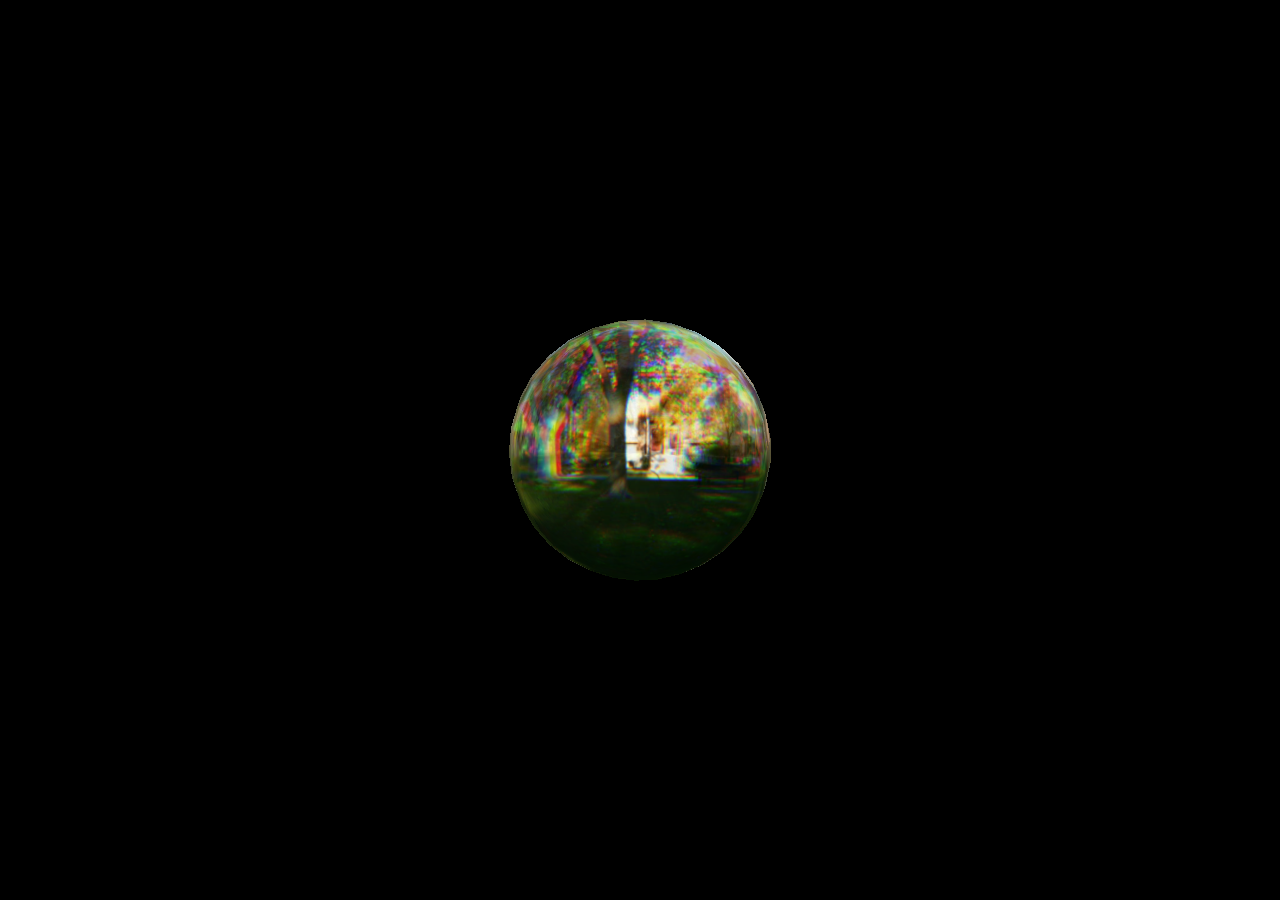
<file: bubble.html>
<html>
	<head>
		<title>My first Three.js app</title>
		<style>
			body { margin: 0; }
			canvas { width: 100%; height: 100% }
		</style>
		<script type="x-shader/x-vertex" id="vertexShader">
			uniform float mRefractionRatio;
			uniform float mFresnelBias;
			uniform float mFresnelScale;
			uniform float mFresnelPower;

			varying vec3 vReflect;
			varying vec3 vRefract[3];
			varying float vReflectionFactor;

			void main() {

				vec4 mvPosition = modelViewMatrix * vec4( position, 1.0 );
				vec4 worldPosition = modelMatrix * vec4( position, 1.0 );

				vec3 worldNormal = normalize( mat3( modelMatrix[0].xyz, modelMatrix[1].xyz, modelMatrix[2].xyz ) * normal );

				vec3 I = worldPosition.xyz - cameraPosition;

				vReflect = reflect( I, worldNormal );
				vRefract[0] = refract( normalize( I ), worldNormal, mRefractionRatio );
				vRefract[1] = refract( normalize( I ), worldNormal, mRefractionRatio * 0.99 );
				vRefract[2] = refract( normalize( I ), worldNormal, mRefractionRatio * 0.98 );
				vReflectionFactor = mFresnelBias + mFresnelScale * pow( 1.0 + dot( normalize( I ), worldNormal ), mFresnelPower );

				gl_Position = projectionMatrix * mvPosition;

			}

		</script>

		<script type="x-shader/x-fragment" id="fragmentShader">
			uniform samplerCube tCube;

			varying vec3 vReflect;
			varying vec3 vRefract[3];
			varying float vReflectionFactor;

			void main() {

				vec4 reflectedColor = textureCube( tCube, vec3( -vReflect.x, vReflect.yz ) );
				vec4 refractedColor = vec4( 1.0 );

				refractedColor.r = textureCube( tCube, vec3( -vRefract[0].x, vRefract[0].yz ) ).r;
				refractedColor.g = textureCube( tCube, vec3( -vRefract[1].x, vRefract[1].yz ) ).g;
				refractedColor.b = textureCube( tCube, vec3( -vRefract[2].x, vRefract[2].yz ) ).b;

				gl_FragColor = mix( refractedColor, reflectedColor, clamp( vReflectionFactor, 0.0, 1.0 ) );

			}
		</script>
	</head>
	<body>
		<script src="js/three.min.js"></script>
		<script>
			var camera;
			var scene;
			var renderer;
			var mesh;
			 
			init();
			animate();
			 
			function init() {
			 
			    scene = new THREE.Scene();
			    camera = new THREE.PerspectiveCamera( 70, window.innerWidth / window.innerHeight, 1, 1000);
			 
			    var light = new THREE.DirectionalLight( 0xffffff );
			    light.position.set( 0, 1, 1 ).normalize();
			    scene.add(light);

				var geometry = new THREE.SphereGeometry( 10, 32, 16 );
			    //var geometry = new THREE.BoxGeometry( 10, 10, 10);
			    //var material = new THREE.MeshPhongMaterial( { ambient: 0x050505, color: 0x0033ff, specular: 0x555555, shininess: 30 } );
			 	//var material = new THREE.MeshPhongMaterial( { map: THREE.ImageUtils.loadTexture('image/crate.jpg') } );

				var path = "image/skybox/";
				var format = '.jpg';
				var urls = [
					path + 'posx' + format, path + 'negx' + format,
					path + 'posy' + format, path + 'negy' + format,
					path + 'posz' + format, path + 'negz' + format
				];

				var textureCube = THREE.ImageUtils.loadTextureCube( urls);
				textureCube.format = THREE.RGBFormat;

				var material = new THREE.ShaderMaterial({
					uniforms: {

						"mRefractionRatio": { type: "f", value: 1.02 },
						"mFresnelBias": { type: "f", value: 0.1 },
						"mFresnelPower": { type: "f", value: 2.0 },
						"mFresnelScale": { type: "f", value: 1.0 },
						//"tCube": { type: "t", value: null }
						"tCube": {
							type: "t",
							value: textureCube
						}

					},
					//attributes: /* */,
					vertexShader: document.getElementById("vertexShader").textContent,
					fragmentShader: document.getElementById("fragmentShader").textContent
				});

			    mesh = new THREE.Mesh(geometry, material );
			    mesh.position.z = -50;
			    scene.add( mesh );
			 
			    renderer = new THREE.WebGLRenderer();
			    renderer.setSize( window.innerWidth, window.innerHeight );
			    document.body.appendChild( renderer.domElement );
			 
			    window.addEventListener( 'resize', onWindowResize, false );
			 
			    render();
			}
			 

			function animate() {
			    mesh.rotation.x += .04;
			    mesh.rotation.y += .02;

			    render();
			    requestAnimationFrame( animate );
			}
			 
			function render() {
			    renderer.render( scene, camera );
			}
			 
			function onWindowResize() {
			    camera.aspect = window.innerWidth / window.innerHeight;
			    camera.updateProjectionMatrix();
			    renderer.setSize( window.innerWidth, window.innerHeight );
			    render();
			}
		</script>
	</body>
</html>
</file>
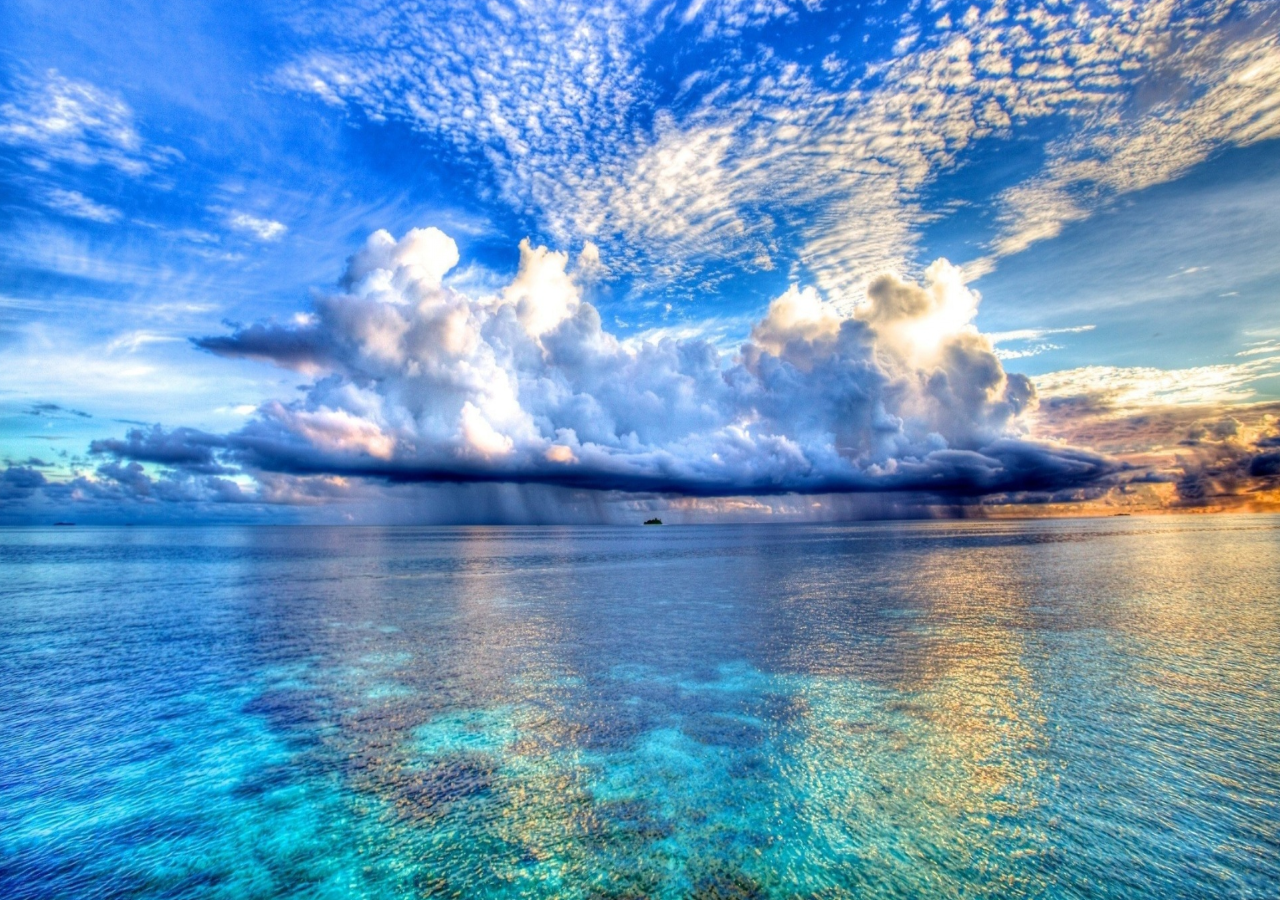
<file: image.html>
<html>
	<head>
		<title>My first Three.js app</title>
		<style>
			body { margin: 0; }
			canvas { width: 100%; height: 100% }
		</style>
		<script type="x-shader/x-vertex" id="vertexShader">
			varying vec2 vUv;

			void main() {
				vUv = uv;

				gl_Position =   projectionMatrix *
								modelViewMatrix *
								vec4(position,1.0);
			}
		</script>

		<script type="x-shader/x-fragment" id="fragmentShader">
			uniform sampler2D texture1;

			varying vec2 vUv;

			void main() {
				vec2 p = vUv;
				gl_FragColor = texture2D(texture1, p); // Displays Nothing
				//gl_FragColor = vec4(0.5, 0.2, 1.0, 1.0); // Works; Displays Flat Color
			}
		</script>
	</head>
	<body>
		<script src="js/three.min.js"></script>
		<script>
			var camera;
			var scene;
			var renderer;
			var mesh;

			var uniforms;
			 
			init();
			animate();
			 
			function init() {
			 
			    scene = new THREE.Scene();
			    camera = new THREE.PerspectiveCamera( 75, window.innerWidth / window.innerHeight, 0.1, 1000);

				camera.position.z = 1;

				scene.add(camera);

				var texture = THREE.ImageUtils.loadTexture("image/sea.jpg");
				texture.wrapS = THREE.RepeatWrapping;
				texture.wrapT = THREE.RepeatWrapping;

				var height = 1.54;
				var width  = window.innerWidth / window.innerHeight * height;

				uniforms = {
					texture1: { type: "t", value: texture },
					t: { type: "f", value: 0 }
				};

				// Create Shaders
				var vertexShader = document.getElementById('vertexShader').innerHTML;
				var fragmentShader = document.getElementById('fragmentShader').innerHTML;

				var material = new THREE.ShaderMaterial({
					uniforms: uniforms,
					vertexShader: vertexShader,
					fragmentShader: fragmentShader
				});



			    mesh = new THREE.Mesh(
						new THREE.PlaneGeometry(width, height, 0),
						//new THREE.MeshBasicMaterial({map: texture})
						material
				);

				mesh.material.depthTest = false;
				mesh.material.depthWrite = false;

				scene.add(mesh);
			 
			    renderer = new THREE.WebGLRenderer();
			    renderer.setSize( window.innerWidth, window.innerHeight );
			    document.body.appendChild( renderer.domElement );
			 
			    window.addEventListener( 'resize', onWindowResize, false );
			 
			    render();
			}
			 

			function animate() {
			    render();
			    requestAnimationFrame( animate );

				uniforms.t.value += 0.01;
			}
			 
			function render() {
				renderer.autoClear = false;
				renderer.clear();

			    renderer.render( scene, camera );
			}
			 
			function onWindowResize() {
			    camera.aspect = window.innerWidth / window.innerHeight;
			    camera.updateProjectionMatrix();
			    renderer.setSize( window.innerWidth, window.innerHeight );
			    render();
			}
		</script>
	</body>
</html>
</file>
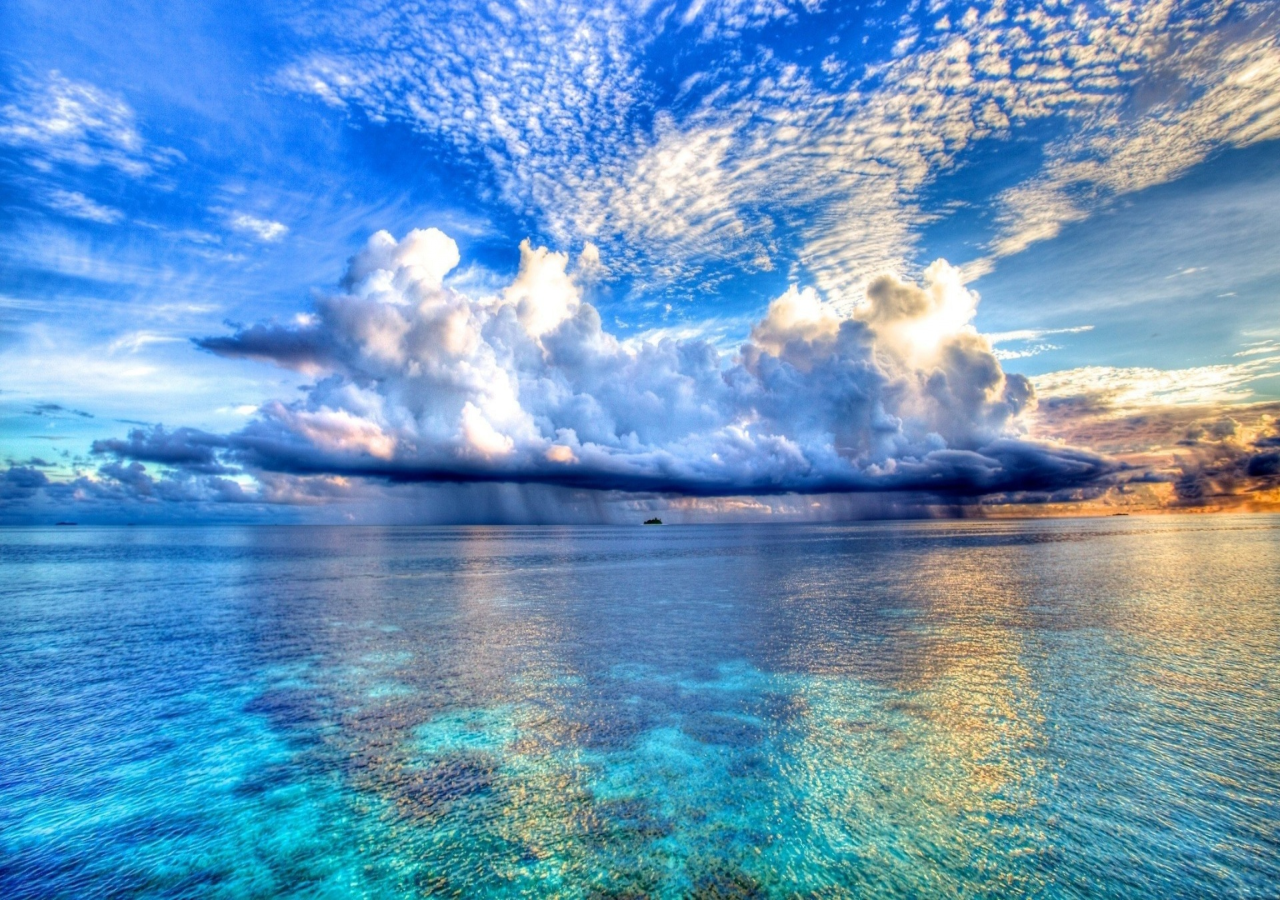
<file: image2.html>
<html>
	<head>
		<title>My first Three.js app</title>
		<style>
			body { margin: 0; }
			canvas { width: 100%; height: 100% }
		</style>
		<script type="x-shader/x-vertex" id="vertexShader">
			varying vec2 vUv;

			void main() {
				vUv = uv;

				gl_Position = vec4(position,1.0);
			}
		</script>

		<script type="x-shader/x-fragment" id="fragmentShader">
			uniform sampler2D texture1;

			varying vec2 vUv;

			void main() {
				vec2 p = vUv;
				gl_FragColor = texture2D(texture1, p); // Displays Nothing
				//gl_FragColor = vec4(0.5, 0.2, 1.0, 1.0); // Works; Displays Flat Color
			}
		</script>
	</head>
	<body>
		<script src="js/three.min.js"></script>
		<script>
			var camera;
			var scene;
			var renderer;
			var mesh;

			var uniforms;
			 
			init();
			animate();
			 
			function init() {
			 
			    scene = new THREE.Scene();
			    camera = new THREE.PerspectiveCamera( 75, window.innerWidth / window.innerHeight, 0.1, 1000);

				camera.position.z = 1;

				scene.add(camera);

				var texture = THREE.ImageUtils.loadTexture("image/sea.jpg");
				texture.wrapS = THREE.RepeatWrapping;
				texture.wrapT = THREE.RepeatWrapping;

				var height = 2;
				var width  = 2;

				uniforms = {
					texture1: { type: "t", value: texture },
					t: { type: "f", value: 0 }
				};

				// Create Shaders
				var vertexShader = document.getElementById('vertexShader').innerHTML;
				var fragmentShader = document.getElementById('fragmentShader').innerHTML;

				var material = new THREE.ShaderMaterial({
					uniforms: uniforms,
					vertexShader: vertexShader,
					fragmentShader: fragmentShader
				});



			    mesh = new THREE.Mesh(
						new THREE.PlaneGeometry(width, height, 0),
						//new THREE.MeshBasicMaterial({map: texture})
						material
				);

				mesh.material.depthTest = false;
				mesh.material.depthWrite = false;

				scene.add(mesh);
			 
			    renderer = new THREE.WebGLRenderer();
			    renderer.setSize( window.innerWidth, window.innerHeight );
			    document.body.appendChild( renderer.domElement );
			 
			    window.addEventListener( 'resize', onWindowResize, false );
			 
			    render();
			}
			 

			function animate() {
			    render();
			    requestAnimationFrame( animate );

				uniforms.t.value += 0.01;
			}
			 
			function render() {
				renderer.autoClear = false;
				renderer.clear();

			    renderer.render( scene, camera );
			}
			 
			function onWindowResize() {
			    camera.aspect = window.innerWidth / window.innerHeight;
			    camera.updateProjectionMatrix();
			    renderer.setSize( window.innerWidth, window.innerHeight );
			    render();
			}
		</script>
	</body>
</html>
</file>
